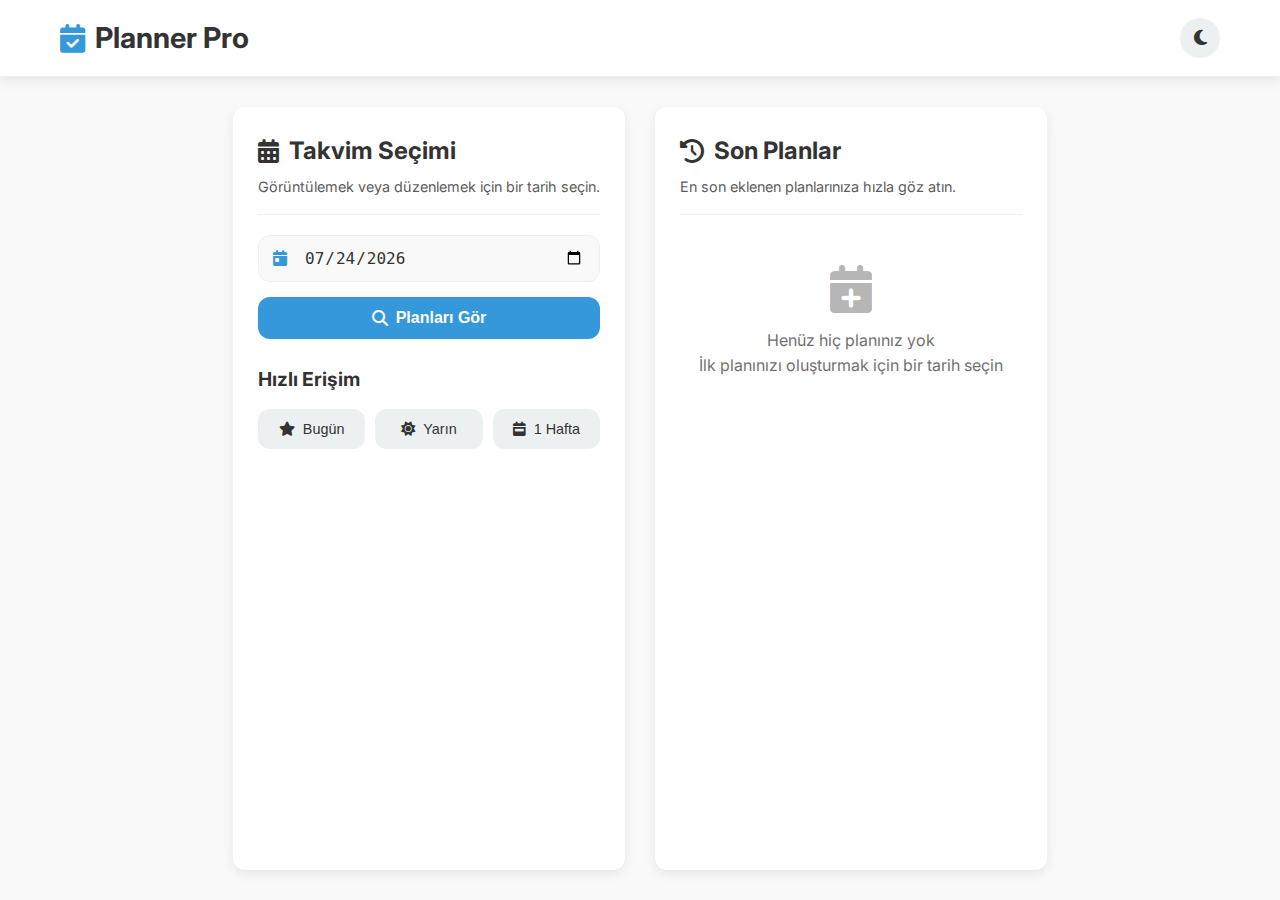
<file: index.html>
<!DOCTYPE html>
<html lang="tr">
<head>
    <meta charset="UTF-8">
    <title>Planner Pro - Ana Sayfa</title>
    <meta name="viewport" content="width=device-width, initial-scale=1.0">
    <meta name="theme-color" content="#3498db">
    <link rel="manifest" href="manifest.json">
    <link rel="stylesheet" href="https://cdnjs.cloudflare.com/ajax/libs/font-awesome/6.4.0/css/all.min.css">
    <link href="https://fonts.googleapis.com/css2?family=Inter:wght@300;400;500;600;700&display=swap" rel="stylesheet">
    <link rel="stylesheet" href="style.css">
</head>
<body>
    <div id="app" class="app-container">
        <header>
            <div class="header-content">
                <div class="logo">
                    <i class="fas fa-calendar-check"></i>
                    <h1>Planner Pro</h1>
                </div>
                <button id="themeToggle" class="theme-btn" title="Temayı Değiştir">
                    <i class="fas fa-moon"></i>
                </button>
            </div>
        </header>

        <main class="container">
            <section class="date-selector-container">
                <div class="section-header">
                    <h2><i class="fas fa-calendar-alt"></i> Takvim Seçimi</h2>
                    <p>Görüntülemek veya düzenlemek için bir tarih seçin.</p>
                </div>
                
                <div class="date-selector">
                    <div class="date-input-container">
                        <i class="fas fa-calendar-day"></i>
                        <input type="date" id="datePicker">
                    </div>
                    <button id="viewPlans" class="primary-btn">
                        <i class="fas fa-search"></i> Planları Gör
                    </button>
                </div>
                
                <div class="quick-actions">
                    <h3>Hızlı Erişim</h3>
                    <div class="quick-buttons">
                        <button class="quick-btn" data-offset="0">
                            <i class="fas fa-star"></i>
                            <span>Bugün</span>
                        </button>
                        <button class="quick-btn" data-offset="1">
                            <i class="fas fa-sun"></i>
                            <span>Yarın</span>
                        </button>
                        <button class="quick-btn" data-offset="7">
                            <i class="fas fa-calendar-week"></i>
                            <span>1 Hafta</span>
                        </button>
                    </div>
                </div>
            </section>

            <section class="recent-plans-container">
                <div class="section-header">
                    <h2><i class="fas fa-history"></i> Son Planlar</h2>
                    <p>En son eklenen planlarınıza hızla göz atın.</p>
                </div>
                
                <div id="recentPlans" class="recent-plans-list">
                    <div class="empty-state">
                        <i class="fas fa-calendar-plus"></i>
                        <p>Henüz hiç planınız yok</p>
                    </div>
                </div>
            </section>
        </main>
    </div>

    <script src="renderer.js" defer></script>
</body>
</html>
</file>
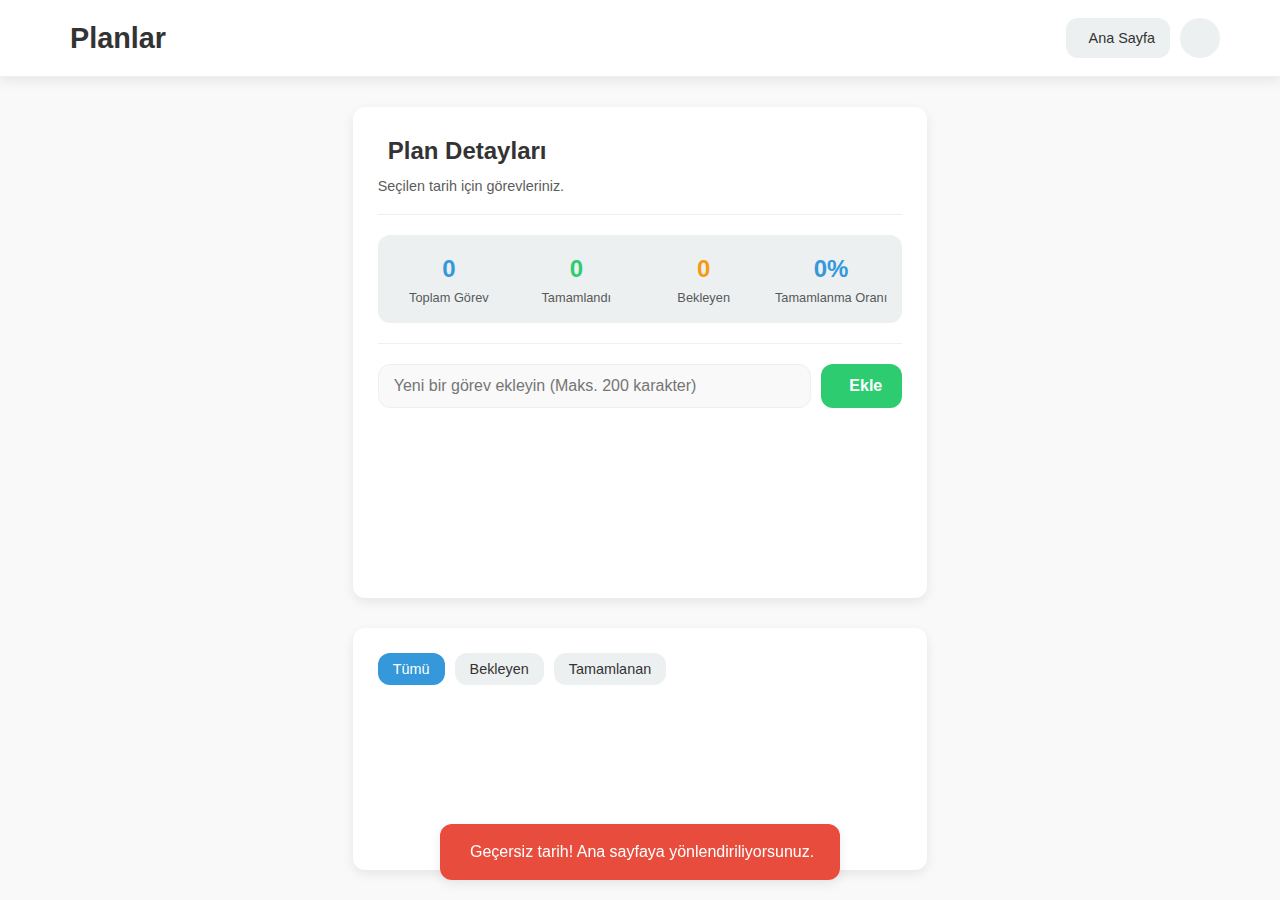
<file: plans.html>
<!DOCTYPE html>
<html lang="tr">
<head>
    <meta charset="UTF-8">
    <meta name="viewport" content="width=device-width, initial-scale=1.0">
    <meta name="theme-color" content="#3498db">
    <link rel="manifest" href="manifest.json">
    <title>Planner Pro - Planlar</title>
    <link rel="stylesheet" href="https://cdnjs.cloudflare.com/ajax/libs/font-awesome/6.4.0/css/all.min.css">
    <link href="https://fonts.googleapis.com/css2?family=Inter:wght@300;400;500;600;700&display=swap" rel="stylesheet">
    <link rel="stylesheet" href="style.css">
</head>
<body class="plans-page"> <div id="app" class="app-container">
        <header>
            <div class="header-content">
                <div class="logo">
                    <i class="fas fa-calendar-check"></i>
                    <h1 id="pageDate">Planlar</h1>
                </div>
                <div style="display: flex; gap: 10px;">
                    <button onclick="window.location.href='index.html'" class="back-btn" title="Ana Sayfa">
                        <i class="fas fa-arrow-left"></i> Ana Sayfa
                    </button>
                    <button id="themeToggle" class="theme-btn" title="Temayı Değiştir">
                        <i class="fas fa-moon"></i>
                    </button>
                </div>
            </div>
        </header>

        <main class="container">
            <section style="grid-column: 1 / -1;">
                <div class="section-header">
                    <h2 id="tasksHeader"><i class="fas fa-tasks"></i> Plan Detayları</h2>
                    <p id="pageDescription">Seçilen tarih için görevleriniz.</p>
                </div>

                <div class="task-stats">
                    <div class="stat-item">
                        <span id="totalTasks" class="stat-count">0</span>
                        <span class="stat-label">Toplam Görev</span>
                    </div>
                    <div class="stat-item">
                        <span id="completedTasks" class="stat-count" style="color: var(--secondary-color);">0</span>
                        <span class="stat-label">Tamamlandı</span>
                    </div>
                    <div class="stat-item">
                        <span id="pendingTasks" class="stat-count" style="color: var(--warning-color);">0</span>
                        <span class="stat-label">Bekleyen</span>
                    </div>
                    <div class="stat-item">
                        <span id="completionRate" class="stat-count" style="color: var(--primary-color);">0%</span>
                        <span class="stat-label">Tamamlanma Oranı</span>
                    </div>
                </div>
                
                <hr style="margin: 20px 0; border: 0; border-top: 1px solid var(--light-color);">

                <div class="task-input-container">
                    <div class="input-group">
                        <input type="text" id="taskInput" placeholder="Yeni bir görev ekleyin (Maks. 200 karakter)">
                        <button id="addTaskBtn" class="primary-btn" style="background: var(--secondary-color);">
                            <i class="fas fa-plus"></i> Ekle
                        </button>
                    </div>
                </div>
            </section>
            
            <section style="grid-column: 1 / -1;">
                <div style="display: flex; justify-content: space-between; align-items: center; margin-bottom: 15px; flex-wrap: wrap; gap: 10px;">
                    <div class="task-filters">
                        <button class="filter-btn active" data-filter="all">Tümü</button>
                        <button class="filter-btn" data-filter="pending">Bekleyen</button>
                        <button class="filter-btn" data-filter="completed">Tamamlanan</button>
                    </div>
                    <p id="tasksCount" style="font-size: 0.9rem; opacity: 0.7;"></p>
                </div>

                <ul id="taskList" class="task-list">
                    </ul>
                
                <div id="emptyTasks" class="empty-state" style="display: none;">
                    <i class="fas fa-clipboard-list"></i>
                    <p>Bu tarih için henüz hiç görev eklenmemiş.</p>
                    <p>Hemen bir görev ekleyerek planlamaya başlayın!</p>
                </div>
            </section>
        </main>
    </div>

    <script src="plans.js" defer></script>
</body>
</html>
</file>
<file: style.css>
:root {
  --primary-color: #3498db;
  --secondary-color: #2ecc71;
  --danger-color: #e74c3c;
  --warning-color: #f39c12;
  --dark-color: #2c3e50;
  --light-color: #ecf0f1;
  --text-color: #333;
  --text-light: #fff;
  --bg-color: #f9f9f9;
  --card-bg: #fff;
  --shadow: 0 4px 12px rgba(0, 0, 0, 0.08);
  --border-radius: 12px;
  --transition: all 0.3s ease;
}

[data-theme="dark"] {
  --primary-color: #2980b9;
  --secondary-color: #27ae60;
  --danger-color: #c0392b;
  --warning-color: #d35400;
  --dark-color: #1a2530;
  --light-color: #34495e;
  --text-color: #ecf0f1;
  --text-light: #ecf0f1;
  --bg-color: #1c1c2c;
  --card-bg: #2c3e50;
  --shadow: 0 4px 12px rgba(0, 0, 0, 0.3);
}

* {
  margin: 0;
  padding: 0;
  box-sizing: border-box;
}

body {
  background: var(--bg-color);
  font-family: 'Inter', 'Segoe UI', Tahoma, Geneva, Verdana, sans-serif;
  color: var(--text-color);
  transition: var(--transition);
  line-height: 1.6;
}

.app-container {
  min-height: 100vh;
  display: flex;
  flex-direction: column;
}

/* Header Styles */
header {
  background: var(--card-bg);
  color: var(--text-color);
  padding: 15px 0;
  box-shadow: var(--shadow);
  border-bottom: 1px solid var(--light-color);
}

[data-theme="dark"] header {
    border-bottom-color: var(--dark-color);
}

.header-content {
  display: flex;
  justify-content: space-between;
  align-items: center;
  max-width: 1200px;
  margin: 0 auto;
  padding: 0 20px;
}

.logo {
  display: flex;
  align-items: center;
  gap: 10px;
}

.logo i {
  font-size: 1.8rem;
  color: var(--primary-color);
}

.logo h1 {
  font-size: 1.8rem;
  font-weight: 700;
}

.theme-btn {
  background: var(--light-color);
  border: none;
  color: var(--text-color);
  font-size: 1.1rem;
  cursor: pointer;
  width: 40px;
  height: 40px;
  border-radius: 50%;
  transition: var(--transition);
  display: flex;
  align-items: center;
  justify-content: center;
}

.theme-btn:hover {
  background: var(--primary-color);
  color: var(--text-light);
}

/* Main Container */
.container {
  max-width: 1200px;
  margin: 0 auto;
  padding: 30px 20px;
  flex: 1;
  display: grid;
  grid-template-columns: 1fr;
  gap: 30px;
}

@media (min-width: 992px) {
  /* Ana sayfada 2 sütunlu yapı */
  .container {
    grid-template-columns: 1fr 1fr;
  }
  /* Planlar sayfasında 1 sütunlu yapı */
  .plans-page .container {
    grid-template-columns: 1fr;
    max-width: 900px;
  }
}

/* Section Styles */
section {
  background: var(--card-bg);
  border-radius: var(--border-radius);
  padding: 25px;
  box-shadow: var(--shadow);
  transition: var(--transition);
}

.section-header {
  margin-bottom: 20px;
  border-bottom: 1px solid var(--light-color);
  padding-bottom: 15px;
}

.section-header h2 {
  display: flex;
  align-items: center;
  gap: 10px;
  font-size: 1.5rem;
  margin-bottom: 5px;
}

.section-header p {
  color: var(--text-color);
  opacity: 0.8;
  font-size: 0.9rem;
}

/* Date Selector */
.date-selector {
  display: flex;
  flex-direction: column;
  gap: 15px;
}

.date-input-container {
  position: relative;
  display: flex;
  align-items: center;
}

.date-input-container i {
  position: absolute;
  left: 15px;
  color: var(--primary-color);
  z-index: 1;
}

#datePicker {
  width: 100%;
  padding: 12px 15px 12px 45px;
  border: 1px solid var(--light-color);
  border-radius: var(--border-radius);
  font-size: 1rem;
  background: var(--bg-color);
  color: var(--text-color);
  transition: var(--transition);
}

#datePicker:focus {
  outline: none;
  border-color: var(--primary-color);
  box-shadow: 0 0 0 2px rgba(52, 152, 219, 0.2);
}

/* Button Styles */
.primary-btn {
  background: var(--primary-color);
  color: white;
  border: none;
  padding: 12px 20px;
  border-radius: var(--border-radius);
  font-size: 1rem;
  font-weight: 600;
  cursor: pointer;
  transition: var(--transition);
  display: flex;
  align-items: center;
  justify-content: center;
  gap: 8px;
  text-align: center;
}

.primary-btn:hover {
  background: #2980b9;
  transform: translateY(-2px);
  box-shadow: 0 6px 15px rgba(0, 0, 0, 0.15);
}

/* Quick Actions */
.quick-actions {
  margin-top: 25px;
}

.quick-actions h3 {
  margin-bottom: 15px;
  font-size: 1.2rem;
}

.quick-buttons {
  display: grid;
  grid-template-columns: repeat(auto-fit, minmax(100px, 1fr));
  gap: 10px;
}

.quick-btn {
  background: var(--light-color);
  color: var(--text-color);
  border: none;
  padding: 12px 10px;
  border-radius: var(--border-radius);
  font-size: 0.9rem;
  font-weight: 500;
  cursor: pointer;
  transition: var(--transition);
  display: flex;
  align-items: center;
  justify-content: center;
  gap: 8px;
}

.quick-btn:hover {
  background: var(--primary-color);
  color: white;
  transform: translateY(-2px);
}

/* Recent Plans */
.recent-plans-list {
  display: flex;
  flex-direction: column;
  gap: 15px;
}

.recent-plan-item {
  display: flex;
  justify-content: space-between;
  align-items: center;
  padding: 15px;
  background: var(--light-color);
  border-radius: var(--border-radius);
  transition: var(--transition);
  cursor: pointer;
}

.recent-plan-item:hover {
  transform: translateX(5px);
  box-shadow: 0 4px 8px rgba(0, 0, 0, 0.1);
}

.recent-plan-date {
  font-weight: 600;
  color: var(--primary-color);
}

.recent-plan-count {
  background: var(--primary-color);
  color: white;
  padding: 4px 10px;
  border-radius: 20px;
  font-size: 0.8rem;
  font-weight: 600;
}

.empty-state {
  text-align: center;
  padding: 30px 0;
  color: var(--text-color);
  opacity: 0.7;
}

.empty-state i {
  font-size: 3rem;
  margin-bottom: 15px;
  opacity: 0.5;
}

/* Notification Styles */
.notification {
  position: fixed;
  bottom: 20px; /* Altta göstermek daha modern */
  left: 50%;
  transform: translate(-50%, 150%); /* Başlangıç pozisyonu */
  background: var(--dark-color);
  color: var(--text-light);
  padding: 15px 20px;
  border-radius: var(--border-radius);
  box-shadow: var(--shadow);
  z-index: 1000;
  transition: transform 0.4s ease-in-out;
  display: flex;
  align-items: center;
  gap: 15px;
  max-width: 90%;
  width: 400px;
}

.notification.show {
  transform: translate(-50%, 0); /* Görünür pozisyon */
}

.notification-content {
    display: flex;
    align-items: center;
    gap: 10px;
}

.notification-success {
  background: var(--secondary-color);
}
.notification-warning {
  background: var(--warning-color);
}
.notification-info {
  background: var(--primary-color);
}
.notification-error {
  background: var(--danger-color);
}

.notification i {
    font-size: 1.2rem;
}

/* Back Button */
.back-btn {
  background: var(--light-color);
  color: var(--text-color);
  border: none;
  padding: 10px 15px;
  border-radius: var(--border-radius);
  font-size: 0.9rem;
  cursor: pointer;
  transition: var(--transition);
  display: flex;
  align-items: center;
  gap: 8px;
}

.back-btn:hover {
  background: var(--primary-color);
  color: white;
}

/* Task Section Styles */
.task-input-container {
  margin-bottom: 20px;
}

.input-group {
  display: flex;
  gap: 10px;
}

.input-group input {
  flex: 1;
  padding: 12px 15px;
  border: 1px solid var(--light-color);
  border-radius: var(--border-radius);
  font-size: 1rem;
  background: var(--bg-color);
  color: var(--text-color);
  transition: var(--transition);
}

.input-group input:focus {
  outline: none;
  border-color: var(--primary-color);
  box-shadow: 0 0 0 2px rgba(52, 152, 219, 0.2);
}

/* Task Filters */
.task-filters {
  display: flex;
  gap: 10px;
}

.filter-btn {
  background: var(--light-color);
  color: var(--text-color);
  border: none;
  padding: 8px 15px;
  border-radius: var(--border-radius);
  font-size: 0.9rem;
  cursor: pointer;
  transition: var(--transition);
}

.filter-btn.active {
  background: var(--primary-color);
  color: white;
}

.filter-btn:hover:not(.active) {
  background: #ddd;
}

[data-theme="dark"] .filter-btn:hover:not(.active) {
    background: var(--dark-color);
}


/* Task Stats */
.task-stats {
  display: grid;
  grid-template-columns: repeat(2, 1fr);
  gap: 15px;
  margin-bottom: 20px;
  padding: 15px;
  background: var(--light-color);
  border-radius: var(--border-radius);
}

@media (min-width: 768px) {
    .task-stats {
        grid-template-columns: repeat(4, 1fr);
        justify-content: space-around;
    }
}

.stat-item {
  display: flex;
  flex-direction: column;
  align-items: center;
}

.stat-count {
  font-size: 1.5rem;
  font-weight: 700;
  color: var(--primary-color);
}

.stat-label {
  font-size: 0.8rem;
  opacity: 0.8;
}

/* Task List */
.task-list {
  list-style: none;
  display: flex;
  flex-direction: column;
  gap: 10px;
}

.task-item {
  display: flex;
  align-items: center;
  gap: 15px;
  padding: 15px;
  background: var(--light-color);
  border-radius: var(--border-radius);
  transition: var(--transition);
  animation: fadeIn 0.3s ease-out;
}

@keyframes fadeIn {
    from { opacity: 0; transform: translateY(10px); }
    to { opacity: 1; transform: translateY(0); }
}

.task-item:hover {
  transform: translateY(-2px);
  box-shadow: 0 4px 8px rgba(0, 0, 0, 0.1);
}

.task-item.completed {
    opacity: 0.7;
}

.task-item.completed .task-text {
  text-decoration: line-through;
  opacity: 0.7;
}

.task-checkbox {
  position: relative;
  display: flex;
  align-items: center;
  cursor: pointer;
}

.task-checkbox input {
  opacity: 0;
  position: absolute;
  cursor: pointer;
}

.checkmark {
  width: 22px;
  height: 22px;
  background: var(--card-bg);
  border: 2px solid #ddd;
  border-radius: 50%;
  display: flex;
  align-items: center;
  justify-content: center;
  transition: var(--transition);
}

.task-checkbox input:checked ~ .checkmark {
  background: var(--secondary-color);
  border-color: var(--secondary-color);
}

.task-checkbox input:checked ~ .checkmark:after {
  content: '\f00c';
  font-family: 'Font Awesome 6 Free';
  font-weight: 900;
  color: white;
  font-size: 12px;
}

.task-text {
  flex: 1;
  text-align: left;
  word-break: break-word;
}

.task-actions {
  display: flex;
  gap: 5px;
  opacity: 0;
  transition: var(--transition);
}

.task-item:hover .task-actions {
  opacity: 1;
}

.task-action-btn {
  background: transparent;
  border: none;
  color: var(--text-color);
  padding: 8px;
  width: 32px;
  height: 32px;
  border-radius: 50%;
  cursor: pointer;
  transition: var(--transition);
  display: flex;
  align-items: center;
  justify-content: center;
}

.edit-btn:hover {
  color: var(--primary-color);
  background: rgba(52, 152, 219, 0.1);
}

.delete-btn:hover {
  color: var(--danger-color);
  background: rgba(231, 76, 60, 0.1);
}

/* Responsive Adjustments */
@media (max-width: 768px) {
  .header-content {
    flex-direction: column;
    gap: 15px;
    text-align: center;
  }
  
  .header-content h1 {
    font-size: 1.5rem;
  }

  .logo {
      justify-content: center;
  }

  .back-btn, .theme-btn {
      padding: 8px 12px;
  }

  .input-group {
    flex-direction: column;
  }
  
  .task-item {
    padding: 12px;
    flex-wrap: wrap;
  }
  
  .task-actions {
    opacity: 1; /* Mobil cihazlarda her zaman göster */
    margin-left: auto;
  }

  .task-filters {
    flex-wrap: wrap;
    width: 100%;
    justify-content: center;
  }

  .notification {
    width: 90%;
    bottom: 10px;
    left: 5%;
    transform: translate(0, 150%);
  }

  .notification.show {
    transform: translate(0, 0);
  }
}
</file>
